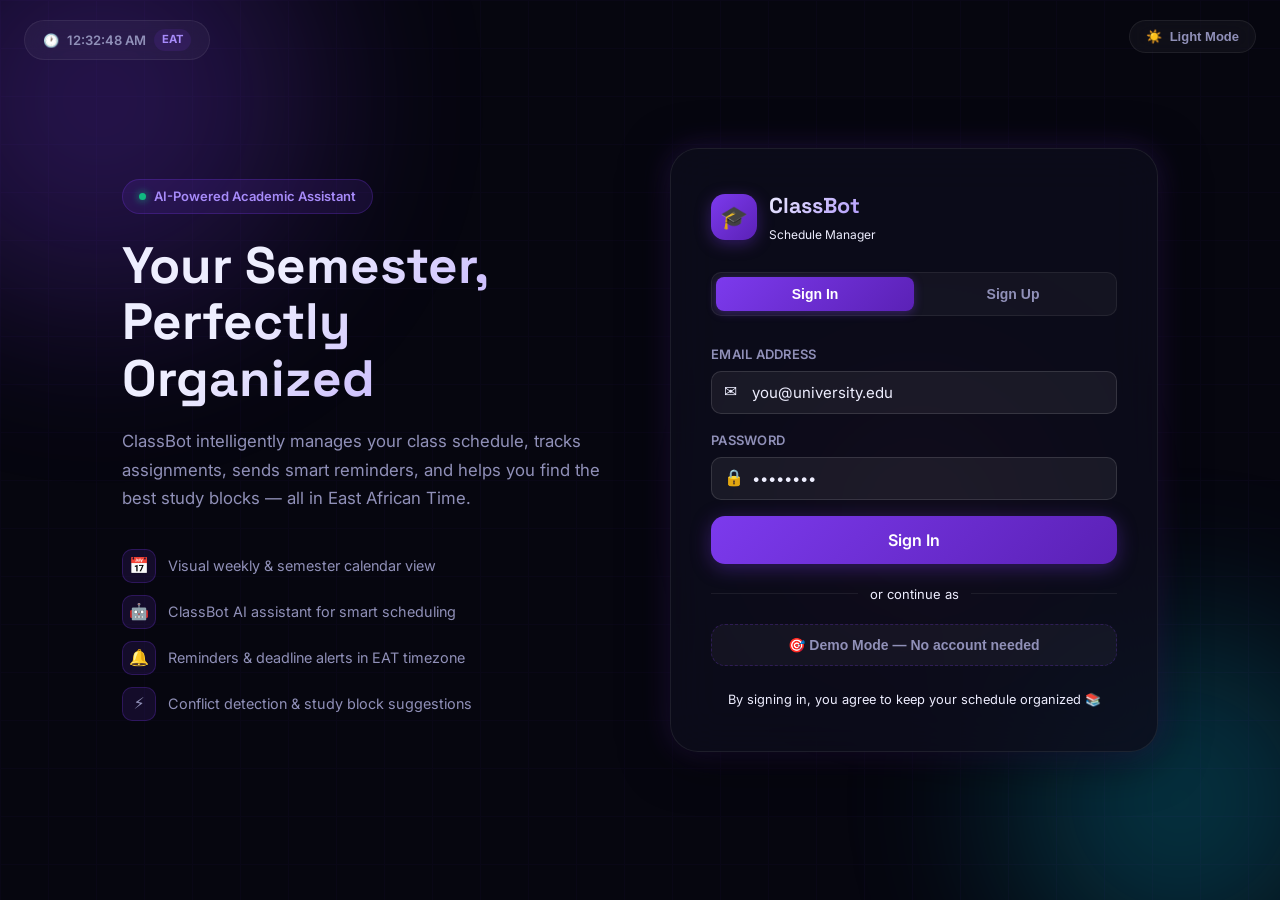
<file: index.html>
<!DOCTYPE html>
<html lang="en" data-theme="dark">
<head>
  <meta charset="UTF-8" />
  <meta name="viewport" content="width=device-width, initial-scale=1.0" />
  <title>ClassBot — Class Schedule Manager</title>
  <meta name="description" content="Intelligent class schedule manager with ClassBot AI assistant. Organize, plan, and optimize your academic semester with ease." />
  <link rel="stylesheet" href="css/styles.css" />
  <style>
    /* ── Landing Page Specific ── */
    .landing-body {
      min-height: 100vh;
      display: flex;
      align-items: center;
      justify-content: center;
      position: relative;
      overflow: hidden;
    }

    /* ── Animated Background ── */
    .bg-orbs {
      position: fixed;
      inset: 0;
      pointer-events: none;
      z-index: 0;
    }

    .orb {
      position: absolute;
      border-radius: 50%;
      filter: blur(80px);
      opacity: 0.35;
      animation: float 8s ease-in-out infinite;
    }

    .orb-1 {
      width: 500px; height: 500px;
      background: radial-gradient(circle, #7c3aed, transparent);
      top: -150px; left: -150px;
      animation-delay: 0s;
    }
    .orb-2 {
      width: 400px; height: 400px;
      background: radial-gradient(circle, #06b6d4, transparent);
      bottom: -100px; right: -100px;
      animation-delay: -3s;
    }
    .orb-3 {
      width: 300px; height: 300px;
      background: radial-gradient(circle, #ec4899, transparent);
      top: 40%; left: 60%;
      animation-delay: -5s;
      opacity: 0.2;
    }

    [data-theme="light"] .orb { opacity: 0.18; }

    /* ── Grid Pattern ── */
    .bg-grid {
      position: fixed;
      inset: 0;
      pointer-events: none;
      z-index: 0;
      opacity: 0.03;
      background-image:
        linear-gradient(var(--accent) 1px, transparent 1px),
        linear-gradient(90deg, var(--accent) 1px, transparent 1px);
      background-size: 48px 48px;
    }
    [data-theme="light"] .bg-grid { opacity: 0.06; }

    /* ── Theme Toggle (top-right) ── */
    .theme-toggle-landing {
      position: fixed;
      top: 20px;
      right: 24px;
      z-index: 100;
      background: var(--bg-card);
      border: 1px solid var(--border-subtle);
      border-radius: var(--radius-full);
      padding: 8px 16px;
      display: flex;
      align-items: center;
      gap: 8px;
      cursor: pointer;
      font-size: 0.8125rem;
      font-weight: 600;
      color: var(--text-secondary);
      backdrop-filter: blur(12px);
      transition: var(--transition);
    }
    .theme-toggle-landing:hover {
      background: var(--bg-card-hover);
      color: var(--accent);
      border-color: var(--border);
    }

    /* ── Main Container ── */
    .landing-container {
      position: relative;
      z-index: 10;
      display: grid;
      grid-template-columns: 1fr 1fr;
      gap: 60px;
      align-items: center;
      max-width: 1100px;
      width: 100%;
      padding: 40px 32px;
    }

    /* ── Hero Section ── */
    .hero {
      animation: slideInLeft 0.7s ease forwards;
    }

    .hero-badge {
      display: inline-flex;
      align-items: center;
      gap: 8px;
      padding: 6px 16px;
      background: var(--accent-subtle);
      border: 1px solid var(--border);
      border-radius: var(--radius-full);
      font-size: 0.8125rem;
      font-weight: 600;
      color: var(--purple-light);
      margin-bottom: 24px;
    }

    .hero-badge .dot {
      width: 7px; height: 7px;
      border-radius: 50%;
      background: var(--green);
      animation: pulse-glow 2s ease-in-out infinite;
      box-shadow: 0 0 8px var(--green);
    }

    .hero-title {
      font-size: clamp(2.2rem, 4vw, 3.2rem);
      font-weight: 800;
      line-height: 1.1;
      margin-bottom: 20px;
      background: linear-gradient(135deg, var(--text-primary) 30%, var(--purple-light));
      -webkit-background-clip: text;
      -webkit-text-fill-color: transparent;
      background-clip: text;
    }

    .hero-sub {
      font-size: 1.05rem;
      color: var(--text-secondary);
      line-height: 1.7;
      margin-bottom: 36px;
    }

    .hero-features {
      display: flex;
      flex-direction: column;
      gap: 12px;
    }

    .feature-item {
      display: flex;
      align-items: center;
      gap: 12px;
      font-size: 0.9rem;
      color: var(--text-secondary);
    }

    .feature-icon {
      width: 34px;
      height: 34px;
      border-radius: var(--radius-sm);
      background: var(--accent-subtle);
      border: 1px solid var(--border);
      display: flex;
      align-items: center;
      justify-content: center;
      font-size: 1rem;
      flex-shrink: 0;
    }

    /* ── Auth Card ── */
    .auth-card {
      background: var(--glass-bg);
      border: 1px solid var(--glass-border);
      border-radius: var(--radius-xl);
      padding: 40px;
      backdrop-filter: blur(24px);
      -webkit-backdrop-filter: blur(24px);
      box-shadow: var(--shadow-lg), var(--shadow-glow);
      animation: slideInRight 0.7s ease forwards;
    }

    .auth-logo {
      display: flex;
      align-items: center;
      gap: 12px;
      margin-bottom: 28px;
    }

    .auth-logo-icon {
      width: 46px;
      height: 46px;
      border-radius: var(--radius-md);
      background: linear-gradient(135deg, var(--accent), var(--purple-dark));
      display: flex;
      align-items: center;
      justify-content: center;
      font-size: 1.4rem;
      box-shadow: 0 4px 16px var(--accent-glow);
    }

    .auth-logo-text {
      font-family: var(--font-heading);
      font-size: 1.35rem;
      font-weight: 800;
      background: linear-gradient(135deg, var(--text-primary), var(--purple-light));
      -webkit-background-clip: text;
      -webkit-text-fill-color: transparent;
      background-clip: text;
    }

    /* ── Tab Switcher ── */
    .auth-tabs {
      display: flex;
      background: var(--bg-card);
      border-radius: var(--radius-sm);
      padding: 4px;
      margin-bottom: 28px;
      border: 1px solid var(--border-subtle);
    }

    .auth-tab {
      flex: 1;
      padding: 9px;
      border-radius: 8px;
      font-size: 0.875rem;
      font-weight: 600;
      cursor: pointer;
      border: none;
      background: transparent;
      color: var(--text-secondary);
      transition: var(--transition);
    }

    .auth-tab.active {
      background: linear-gradient(135deg, var(--accent), var(--purple-dark));
      color: #fff;
      box-shadow: 0 2px 10px var(--accent-glow);
    }

    /* ── Auth Form ── */
    .auth-form { display: flex; flex-direction: column; gap: 16px; }
    .auth-form.hidden { display: none; }

    .form-row { display: grid; grid-template-columns: 1fr 1fr; gap: 12px; }

    .input-wrapper {
      position: relative;
    }
    .input-icon {
      position: absolute;
      left: 13px;
      top: 50%;
      transform: translateY(-50%);
      color: var(--text-muted);
      font-size: 1rem;
      pointer-events: none;
    }
    .input-wrapper .form-input {
      padding-left: 40px;
    }

    .auth-divider {
      display: flex;
      align-items: center;
      gap: 12px;
      color: var(--text-muted);
      font-size: 0.8125rem;
      margin: 4px 0;
    }
    .auth-divider::before,
    .auth-divider::after {
      content: '';
      flex: 1;
      height: 1px;
      background: var(--border-subtle);
    }

    .demo-btn {
      background: var(--bg-card);
      border: 1px dashed var(--border);
      border-radius: var(--radius-md);
      color: var(--text-secondary);
      font-size: 0.875rem;
      font-weight: 600;
      padding: 12px;
      cursor: pointer;
      transition: var(--transition);
      width: 100%;
      display: flex;
      align-items: center;
      justify-content: center;
      gap: 8px;
    }
    .demo-btn:hover {
      background: var(--accent-subtle);
      color: var(--accent);
      border-color: var(--accent);
    }

    .auth-footer {
      text-align: center;
      font-size: 0.8rem;
      color: var(--text-muted);
      margin-top: 8px;
    }

    /* ── Clock Badge ── */
    .eat-clock {
      position: fixed;
      top: 20px;
      left: 24px;
      z-index: 100;
      background: var(--bg-card);
      border: 1px solid var(--border-subtle);
      border-radius: var(--radius-full);
      padding: 8px 18px;
      font-size: 0.8125rem;
      font-weight: 600;
      color: var(--text-secondary);
      backdrop-filter: blur(12px);
      display: flex;
      align-items: center;
      gap: 8px;
    }
    .eat-clock .tz-label {
      background: var(--accent-subtle);
      color: var(--purple-light);
      padding: 2px 8px;
      border-radius: var(--radius-full);
      font-size: 0.7rem;
      font-weight: 700;
    }

    /* ── Responsive ── */
    @media (max-width: 900px) {
      .landing-container {
        grid-template-columns: 1fr;
        max-width: 520px;
      }
      .hero { display: none; }
      .auth-card { animation: fadeIn 0.7s ease forwards; }
    }

    @media (max-width: 520px) {
      .auth-card { padding: 28px 22px; }
      .form-row { grid-template-columns: 1fr; }
    }
  </style>
</head>
<body class="landing-body">

  <!-- Background -->
  <div class="bg-orbs" aria-hidden="true">
    <div class="orb orb-1"></div>
    <div class="orb orb-2"></div>
    <div class="orb orb-3"></div>
  </div>
  <div class="bg-grid" aria-hidden="true"></div>

  <!-- EAT Clock -->
  <div class="eat-clock" id="landing-clock" aria-label="Current time in East Africa">
    <span>🕐</span>
    <span id="landing-time">--:-- --</span>
    <span class="tz-label">EAT</span>
  </div>

  <!-- Theme Toggle -->
  <button class="theme-toggle-landing" id="theme-toggle-btn" aria-label="Toggle dark/light mode">
    <span id="theme-icon">☀️</span>
    <span id="theme-label">Light Mode</span>
  </button>

  <!-- Main Content -->
  <main class="landing-container" role="main">

    <!-- Hero -->
    <section class="hero" aria-labelledby="hero-title">
      <div class="hero-badge">
        <span class="dot" aria-hidden="true"></span>
        AI-Powered Academic Assistant
      </div>

      <h1 class="hero-title" id="hero-title">
        Your Semester,<br/>Perfectly Organized
      </h1>

      <p class="hero-sub">
        ClassBot intelligently manages your class schedule, tracks assignments,
        sends smart reminders, and helps you find the best study blocks — all in East African Time.
      </p>

      <div class="hero-features" role="list">
        <div class="feature-item" role="listitem">
          <div class="feature-icon" aria-hidden="true">📅</div>
          <span>Visual weekly & semester calendar view</span>
        </div>
        <div class="feature-item" role="listitem">
          <div class="feature-icon" aria-hidden="true">🤖</div>
          <span>ClassBot AI assistant for smart scheduling</span>
        </div>
        <div class="feature-item" role="listitem">
          <div class="feature-icon" aria-hidden="true">🔔</div>
          <span>Reminders & deadline alerts in EAT timezone</span>
        </div>
        <div class="feature-item" role="listitem">
          <div class="feature-icon" aria-hidden="true">⚡</div>
          <span>Conflict detection & study block suggestions</span>
        </div>
      </div>
    </section>

    <!-- Auth Card -->
    <section class="auth-card" aria-label="Sign in or create account">
      <div class="auth-logo">
        <div class="auth-logo-icon" aria-hidden="true">🎓</div>
        <div>
          <div class="auth-logo-text">ClassBot</div>
          <div style="font-size:0.75rem;color:var(--text-muted);margin-top:1px;">Schedule Manager</div>
        </div>
      </div>

      <!-- Tab Switcher -->
      <div class="auth-tabs" role="tablist" aria-label="Authentication tabs">
        <button class="auth-tab active" id="tab-login" role="tab" aria-selected="true" onclick="switchTab('login')">Sign In</button>
        <button class="auth-tab" id="tab-signup" role="tab" aria-selected="false" onclick="switchTab('signup')">Sign Up</button>
      </div>

      <!-- Login Form -->
      <form class="auth-form" id="login-form" aria-label="Sign in form" onsubmit="handleLogin(event)">
        <div class="form-group">
          <label class="form-label" for="login-email">Email Address</label>
          <div class="input-wrapper">
            <span class="input-icon" aria-hidden="true">✉️</span>
            <input class="form-input" type="email" id="login-email" name="email"
              placeholder="you@university.edu" autocomplete="email" required />
          </div>
        </div>

        <div class="form-group">
          <label class="form-label" for="login-password">Password</label>
          <div class="input-wrapper">
            <span class="input-icon" aria-hidden="true">🔒</span>
            <input class="form-input" type="password" id="login-password" name="password"
              placeholder="••••••••" autocomplete="current-password" required />
          </div>
        </div>

        <button type="submit" class="btn btn-primary btn-lg w-full" id="login-btn">
          <span id="login-btn-text">Sign In</span>
          <span id="login-spinner" class="spinner" style="display:none;width:16px;height:16px;"></span>
        </button>

        <div class="auth-divider">or continue as</div>

        <button type="button" class="demo-btn" id="demo-btn" onclick="enterDemoMode()">
          🎯 Demo Mode — No account needed
        </button>

        <p class="auth-footer">
          By signing in, you agree to keep your schedule organized 📚
        </p>
      </form>

      <!-- Signup Form -->
      <form class="auth-form hidden" id="signup-form" aria-label="Create account form" onsubmit="handleSignup(event)">
        <div class="form-row">
          <div class="form-group">
            <label class="form-label" for="signup-fname">First Name</label>
            <input class="form-input" type="text" id="signup-fname" name="firstName"
              placeholder="Helen" autocomplete="given-name" required />
          </div>
          <div class="form-group">
            <label class="form-label" for="signup-lname">Last Name</label>
            <input class="form-input" type="text" id="signup-lname" name="lastName"
              placeholder="Tesfaye" autocomplete="family-name" required />
          </div>
        </div>

        <div class="form-group">
          <label class="form-label" for="signup-email">University Email</label>
          <div class="input-wrapper">
            <span class="input-icon" aria-hidden="true">✉️</span>
            <input class="form-input" type="email" id="signup-email" name="email"
              placeholder="you@university.edu" autocomplete="email" required />
          </div>
        </div>

        <div class="form-group">
          <label class="form-label" for="signup-institution">Institution / University</label>
          <input class="form-input" type="text" id="signup-institution" name="institution"
            placeholder="Addis Ababa University" autocomplete="organization" />
        </div>

        <div class="form-group">
          <label class="form-label" for="signup-password">Create Password</label>
          <div class="input-wrapper">
            <span class="input-icon" aria-hidden="true">🔒</span>
            <input class="form-input" type="password" id="signup-password" name="password"
              placeholder="Min. 8 characters" autocomplete="new-password" required minlength="8" />
          </div>
        </div>

        <div class="form-group">
          <label class="form-label" for="signup-semester">Current Semester</label>
          <select class="form-select" id="signup-semester" name="semester">
            <option value="1">Semester 1 — Year 1</option>
            <option value="2">Semester 2 — Year 1</option>
            <option value="3">Semester 1 — Year 2</option>
            <option value="4">Semester 2 — Year 2</option>
            <option value="5">Semester 1 — Year 3</option>
            <option value="6">Semester 2 — Year 3</option>
            <option value="7">Semester 1 — Year 4</option>
            <option value="8">Semester 2 — Year 4</option>
          </select>
        </div>

        <button type="submit" class="btn btn-primary btn-lg w-full" id="signup-btn">
          <span id="signup-btn-text">Create Account</span>
          <span id="signup-spinner" class="spinner" style="display:none;width:16px;height:16px;"></span>
        </button>

        <div class="auth-divider">or</div>

        <button type="button" class="demo-btn" onclick="enterDemoMode()">
          🎯 Demo Mode — Try without account
        </button>
      </form>
    </section>

  </main>

  <!-- Toast Container -->
  <div id="toast-container" role="status" aria-live="polite"></div>

  <script src="js/config.js"></script>
  <script src="js/db.js"></script>
  <script>
    // ── EAT Clock ──
    function updateClock() {
      const now = new Date();
      const timeStr = now.toLocaleTimeString('en-US', {
        timeZone: 'Africa/Nairobi',
        hour: '2-digit',
        minute: '2-digit',
        second: '2-digit',
        hour12: true
      });
      const el = document.getElementById('landing-time');
      if (el) el.textContent = timeStr;
    }
    updateClock();
    setInterval(updateClock, 1000);

    // ── Theme Toggle ──
    const savedTheme = localStorage.getItem('csm_theme') || 'dark';
    document.documentElement.setAttribute('data-theme', savedTheme);
    updateThemeButton(savedTheme);

    function updateThemeButton(theme) {
      const icon  = document.getElementById('theme-icon');
      const label = document.getElementById('theme-label');
      if (!icon || !label) return;
      if (theme === 'dark') {
        icon.textContent  = '☀️';
        label.textContent = 'Light Mode';
      } else {
        icon.textContent  = '🌙';
        label.textContent = 'Dark Mode';
      }
    }

    document.getElementById('theme-toggle-btn').addEventListener('click', () => {
      const current = document.documentElement.getAttribute('data-theme');
      const next = current === 'dark' ? 'light' : 'dark';
      document.documentElement.setAttribute('data-theme', next);
      localStorage.setItem('csm_theme', next);
      updateThemeButton(next);
    });

    // ── Tab Switcher ──
    function switchTab(tab) {
      const loginForm  = document.getElementById('login-form');
      const signupForm = document.getElementById('signup-form');
      const tabLogin   = document.getElementById('tab-login');
      const tabSignup  = document.getElementById('tab-signup');

      if (tab === 'login') {
        loginForm.classList.remove('hidden');
        signupForm.classList.add('hidden');
        tabLogin.classList.add('active');
        tabLogin.setAttribute('aria-selected', 'true');
        tabSignup.classList.remove('active');
        tabSignup.setAttribute('aria-selected', 'false');
      } else {
        signupForm.classList.remove('hidden');
        loginForm.classList.add('hidden');
        tabSignup.classList.add('active');
        tabSignup.setAttribute('aria-selected', 'true');
        tabLogin.classList.remove('active');
        tabLogin.setAttribute('aria-selected', 'false');
      }
    }

    // ── Auth Handlers ──
    async function handleLogin(e) {
      e.preventDefault();
      const btn = document.getElementById('login-btn');
      const txt = document.getElementById('login-btn-text');
      const spn = document.getElementById('login-spinner');
      btn.disabled = true;
      txt.style.display = 'none';
      spn.style.display = 'inline-block';

      const email    = document.getElementById('login-email').value;
      const password = document.getElementById('login-password').value;

      try {
        const result = await CSMDb.signIn(email, password);
        if (result.success) {
          showToast('Welcome back! Redirecting…', 'success');
          setTimeout(() => { window.location.href = 'app.html'; }, 800);
        } else {
          showToast(result.error || 'Login failed. Check your credentials.', 'error');
        }
      } catch (err) {
        showToast('Connection error. Try demo mode.', 'error');
      }

      btn.disabled = false;
      txt.style.display = 'inline';
      spn.style.display = 'none';
    }

    async function handleSignup(e) {
      e.preventDefault();
      const btn = document.getElementById('signup-btn');
      const txt = document.getElementById('signup-btn-text');
      const spn = document.getElementById('signup-spinner');
      btn.disabled = true;
      txt.style.display = 'none';
      spn.style.display = 'inline-block';

      const email       = document.getElementById('signup-email').value;
      const password    = document.getElementById('signup-password').value;
      const firstName   = document.getElementById('signup-fname').value;
      const lastName    = document.getElementById('signup-lname').value;
      const institution = document.getElementById('signup-institution').value;
      const semester    = document.getElementById('signup-semester').value;

      try {
        const result = await CSMDb.signUp(email, password, {
          firstName, lastName, institution, semester
        });
        if (result.success) {
          showToast('Account created! Welcome to ClassBot 🎓', 'success');
          setTimeout(() => { window.location.href = 'app.html'; }, 900);
        } else {
          showToast(result.error || 'Could not create account.', 'error');
        }
      } catch (err) {
        showToast('Connection error. Try demo mode.', 'error');
      }

      btn.disabled = false;
      txt.style.display = 'inline';
      spn.style.display = 'none';
    }

    function enterDemoMode() {
      localStorage.setItem('csm_demo', 'true');
      localStorage.setItem('csm_user', JSON.stringify({
        id: 'demo-user',
        firstName: 'Helen',
        lastName: 'Demo',
        email: 'demo@classbot.app',
        institution: 'Demo University',
        semester: 3,
        demo: true
      }));
      showToast('Welcome to Demo Mode! 🎯', 'info');
      setTimeout(() => { window.location.href = 'app.html'; }, 700);
    }

    // ── Toast ──
    function showToast(message, type = 'info') {
      const container = document.getElementById('toast-container');
      const icons = { success: '✅', error: '❌', info: 'ℹ️', warning: '⚠️' };
      const toast = document.createElement('div');
      toast.className = `toast toast-${type}`;
      toast.innerHTML = `<span class="toast-icon">${icons[type]}</span><span>${message}</span>`;
      container.appendChild(toast);
      setTimeout(() => {
        toast.classList.add('toast-exit');
        setTimeout(() => toast.remove(), 300);
      }, 3500);
    }
  </script>
</body>
</html>
</file>
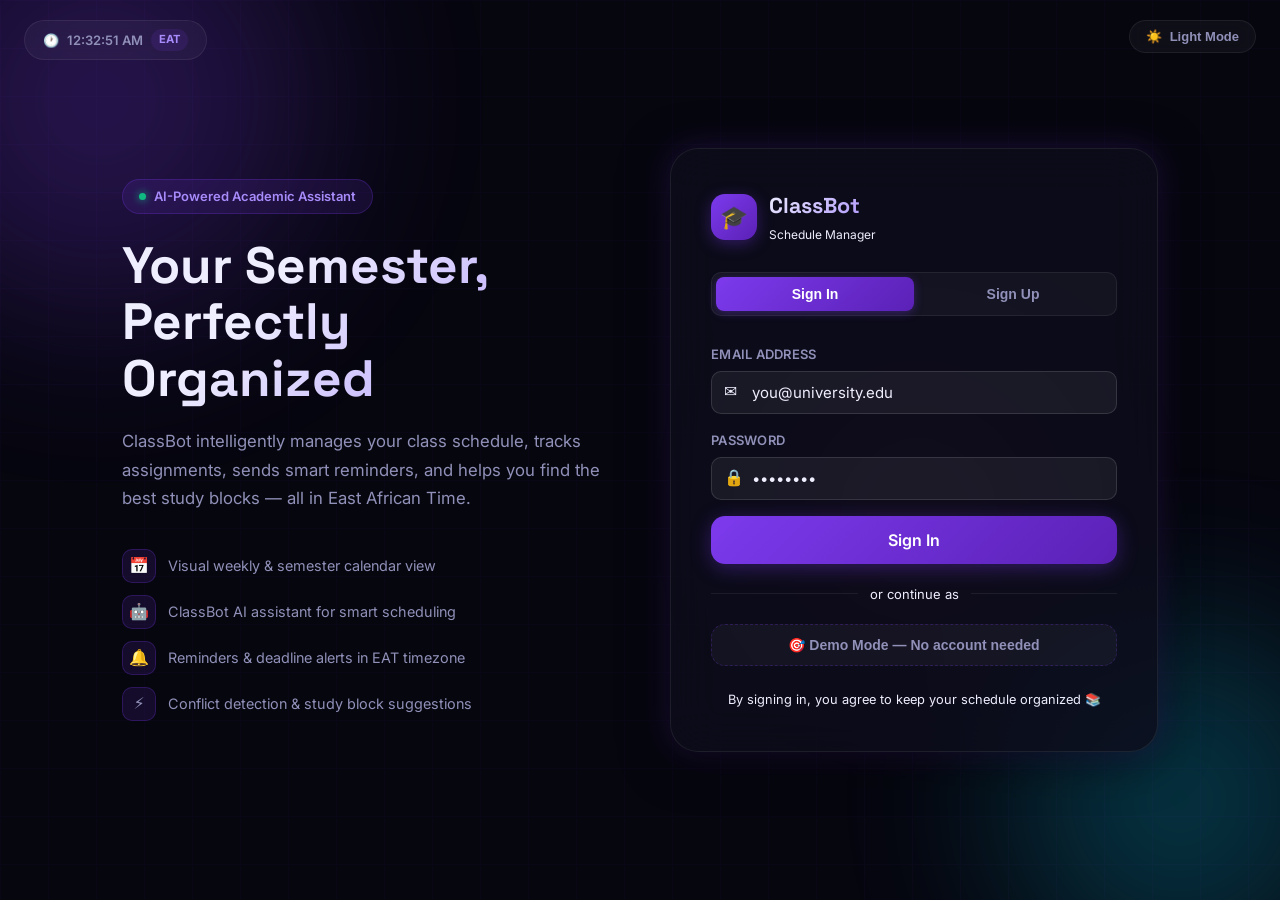
<file: app.html>
<!DOCTYPE html>
<html lang="en" data-theme="dark">
<head>
  <meta charset="UTF-8" />
  <meta name="viewport" content="width=device-width, initial-scale=1.0" />
  <title>Dashboard — ClassBot Schedule Manager</title>
  <meta name="description" content="Manage your class schedule, assignments, and study time with ClassBot AI assistant." />
  <link rel="stylesheet" href="css/styles.css" />
  <style>
    /* =============================================
       DASHBOARD LAYOUT
       ============================================= */

    .app-layout {
      display: grid;
      grid-template-columns: var(--sidebar-width) 1fr;
      grid-template-rows: var(--topbar-height) 1fr;
      min-height: 100vh;
    }

    /* ── Topbar ── */
    .topbar {
      grid-column: 1 / -1;
      display: flex;
      align-items: center;
      gap: 16px;
      padding: 0 24px;
      background: var(--bg-surface);
      border-bottom: 1px solid var(--border-subtle);
      backdrop-filter: blur(20px);
      position: sticky;
      top: 0;
      z-index: 200;
    }

    .topbar-logo {
      display: flex;
      align-items: center;
      gap: 10px;
      text-decoration: none;
      flex-shrink: 0;
    }

    .topbar-logo-icon {
      width: 38px;
      height: 38px;
      border-radius: var(--radius-sm);
      background: linear-gradient(135deg, var(--accent), var(--purple-dark));
      display: flex;
      align-items: center;
      justify-content: center;
      font-size: 1.2rem;
      box-shadow: 0 2px 12px var(--accent-glow);
      flex-shrink: 0;
    }

    .topbar-logo-name {
      font-family: var(--font-heading);
      font-size: 1.1rem;
      font-weight: 800;
      background: linear-gradient(135deg, var(--text-primary), var(--purple-light));
      -webkit-background-clip: text;
      -webkit-text-fill-color: transparent;
      background-clip: text;
    }

    .demo-badge {
      display: none;
      align-items: center;
      gap: 4px;
      background: rgba(245,158,11,0.12);
      border: 1px solid rgba(245,158,11,0.3);
      color: var(--orange);
      border-radius: var(--radius-full);
      padding: 2px 10px;
      font-size: 0.72rem;
      font-weight: 700;
      letter-spacing: 0.05em;
      text-transform: uppercase;
    }

    .topbar-clock {
      display: flex;
      flex-direction: column;
      align-items: flex-end;
      margin-left: auto;
    }

    .topbar-clock-time {
      font-family: var(--font-heading);
      font-size: 0.95rem;
      font-weight: 700;
      color: var(--text-primary);
      line-height: 1.2;
    }

    .topbar-clock-date {
      font-size: 0.72rem;
      color: var(--text-muted);
      letter-spacing: 0.02em;
    }

    .topbar-actions {
      display: flex;
      align-items: center;
      gap: 8px;
    }

    #theme-toggle {
      background: var(--bg-card);
      border: 1px solid var(--border-subtle);
      border-radius: var(--radius-sm);
      cursor: pointer;
      width: 36px;
      height: 36px;
      display: flex;
      align-items: center;
      justify-content: center;
      font-size: 1rem;
      transition: var(--transition);
    }
    #theme-toggle:hover {
      background: var(--bg-card-hover);
      border-color: var(--border);
    }

    #chat-toggle {
      background: linear-gradient(135deg, var(--accent), var(--purple-dark));
      border: none;
      border-radius: var(--radius-sm);
      cursor: pointer;
      width: 36px;
      height: 36px;
      display: flex;
      align-items: center;
      justify-content: center;
      font-size: 1rem;
      box-shadow: 0 2px 10px var(--accent-glow);
      transition: var(--transition-bounce);
    }
    #chat-toggle:hover { transform: scale(1.08); }

    .user-chip {
      display: flex;
      align-items: center;
      gap: 10px;
      padding: 5px 14px 5px 5px;
      background: var(--bg-card);
      border: 1px solid var(--border-subtle);
      border-radius: var(--radius-full);
      cursor: pointer;
      transition: var(--transition);
      position: relative;
    }
    .user-chip:hover { background: var(--bg-card-hover); border-color: var(--border); }

    .user-avatar {
      width: 30px;
      height: 30px;
      border-radius: 50%;
      background: linear-gradient(135deg, var(--accent), var(--cyan));
      display: flex;
      align-items: center;
      justify-content: center;
      font-size: 0.875rem;
      font-weight: 700;
      color: #fff;
      flex-shrink: 0;
    }

    .user-name {
      font-size: 0.875rem;
      font-weight: 600;
      color: var(--text-primary);
    }

    .user-dropdown {
      position: absolute;
      top: calc(100% + 8px);
      right: 0;
      min-width: 180px;
      background: var(--bg-elevated);
      border: 1px solid var(--border);
      border-radius: var(--radius-md);
      box-shadow: var(--shadow-lg);
      padding: 8px;
      z-index: 300;
      display: none;
    }
    .user-chip:hover .user-dropdown { display: block; }
    .user-dropdown-item {
      display: flex;
      align-items: center;
      gap: 8px;
      padding: 9px 12px;
      border-radius: var(--radius-sm);
      cursor: pointer;
      font-size: 0.875rem;
      color: var(--text-secondary);
      transition: var(--transition);
    }
    .user-dropdown-item:hover {
      background: var(--bg-card);
      color: var(--text-primary);
    }
    #signout-btn { color: var(--red) !important; }
    #signout-btn:hover { background: rgba(239,68,68,0.1) !important; }

    /* ── Sidebar ── */
    .sidebar {
      background: var(--bg-surface);
      border-right: 1px solid var(--border-subtle);
      padding: 20px 12px;
      display: flex;
      flex-direction: column;
      gap: 4px;
      overflow-y: auto;
    }

    .sidebar-section-label {
      font-size: 0.68rem;
      font-weight: 700;
      letter-spacing: 0.1em;
      text-transform: uppercase;
      color: var(--text-muted);
      padding: 8px 12px 4px;
      margin-top: 12px;
    }
    .sidebar-section-label:first-child { margin-top: 0; }

    .nav-item {
      display: flex;
      align-items: center;
      gap: 10px;
      padding: 10px 14px;
      border-radius: var(--radius-sm);
      cursor: pointer;
      font-size: 0.875rem;
      font-weight: 500;
      color: var(--text-secondary);
      transition: var(--transition);
      border: 1px solid transparent;
      position: relative;
    }

    .nav-item:hover {
      background: var(--bg-card);
      color: var(--text-primary);
    }

    .nav-item.active {
      background: var(--accent-subtle);
      color: var(--accent);
      border-color: var(--border);
      font-weight: 600;
    }

    .nav-item .nav-icon { font-size: 1.1rem; width: 20px; text-align: center; }

    .nav-badge {
      margin-left: auto;
      background: var(--accent);
      color: #fff;
      border-radius: var(--radius-full);
      font-size: 0.7rem;
      font-weight: 700;
      min-width: 18px;
      height: 18px;
      display: flex;
      align-items: center;
      justify-content: center;
      padding: 0 5px;
    }

    .sidebar-bottom {
      margin-top: auto;
      padding-top: 16px;
      border-top: 1px solid var(--border-subtle);
    }

    /* ── Main Area ── */
    .main-area {
      display: grid;
      grid-template-columns: 1fr var(--chatbot-width);
      overflow: hidden;
      height: calc(100vh - var(--topbar-height));
    }

    .content-area {
      overflow-y: auto;
      padding: 28px;
      display: flex;
      flex-direction: column;
      gap: 24px;
    }

    /* ── Section Panels ── */
    .section-panel { display: none; flex-direction: column; gap: 24px; }
    .section-panel.active { display: flex; animation: fadeIn 0.3s ease; }

    .section-header {
      display: flex;
      align-items: center;
      justify-content: space-between;
      gap: 16px;
    }

    .section-title {
      font-family: var(--font-heading);
      font-size: 1.4rem;
      font-weight: 800;
    }

    /* ── Stats Row ── */
    .stats-row {
      display: grid;
      grid-template-columns: repeat(auto-fit, minmax(140px, 1fr));
      gap: 14px;
    }

    .stat-card {
      background: var(--bg-card);
      border: 1px solid var(--border-subtle);
      border-radius: var(--radius-lg);
      padding: 18px 20px;
      display: flex;
      flex-direction: column;
      gap: 6px;
      transition: var(--transition);
      backdrop-filter: blur(12px);
    }
    .stat-card:hover {
      background: var(--bg-card-hover);
      border-color: var(--border);
      transform: translateY(-2px);
      box-shadow: var(--shadow-md);
    }

    .stat-icon { font-size: 1.4rem; }
    .stat-value {
      font-family: var(--font-heading);
      font-size: 2rem;
      font-weight: 800;
      color: var(--text-primary);
      line-height: 1;
    }
    .stat-label {
      font-size: 0.78rem;
      color: var(--text-muted);
      font-weight: 500;
    }

    /* ── Dashboard Grid ── */
    .dashboard-grid {
      display: grid;
      grid-template-columns: 1fr 1fr;
      grid-template-rows: auto auto;
      gap: 20px;
    }

    .dash-card {
      background: var(--bg-card);
      border: 1px solid var(--border-subtle);
      border-radius: var(--radius-lg);
      overflow: hidden;
      backdrop-filter: blur(12px);
    }

    .dash-card-header {
      display: flex;
      align-items: center;
      justify-content: space-between;
      padding: 18px 20px 14px;
      border-bottom: 1px solid var(--border-subtle);
    }

    .dash-card-title {
      font-family: var(--font-heading);
      font-size: 0.95rem;
      font-weight: 700;
      display: flex;
      align-items: center;
      gap: 8px;
    }

    .dash-card-body { padding: 16px 20px; }

    /* Next class card */
    .next-class-card { grid-column: 1 / -1; }
    .next-class-inner { display: flex; align-items: center; gap: 20px; padding: 20px; }
    .next-class-badge {
      font-size: 0.72rem;
      font-weight: 700;
      letter-spacing: 0.08em;
      text-transform: uppercase;
      margin-bottom: 6px;
    }
    .next-class-badge.in-class { animation: pulse-glow 2s ease-in-out infinite; }
    .next-class-name { font-family: var(--font-heading); font-size: 1.2rem; font-weight: 700; margin-bottom: 4px; }
    .next-class-meta { font-size: 0.85rem; color: var(--text-secondary); }

    /* ── Class Cards (compact) ── */
    .class-card-compact {
      display: flex;
      align-items: center;
      gap: 12px;
      padding: 12px 14px;
      border-radius: var(--radius-sm);
      border-left: 3px solid;
      background: var(--bg-input);
      margin-bottom: 8px;
      transition: var(--transition);
      cursor: pointer;
    }
    .class-card-compact:last-child { margin-bottom: 0; }
    .class-card-compact:hover { background: var(--bg-card-hover); }

    .ccc-info { flex: 1; min-width: 0; }
    .ccc-name { display: block; font-size: 0.875rem; font-weight: 600; color: var(--text-primary); truncate; white-space: nowrap; overflow: hidden; text-overflow: ellipsis; }
    .ccc-time { display: block; font-size: 0.78rem; color: var(--text-muted); }
    .ccc-loc  { font-size: 0.75rem; color: var(--text-muted); flex-shrink: 0; }

    /* ── Full Class Cards ── */
    .class-card {
      background: var(--bg-card);
      border: 1px solid var(--border-subtle);
      border-radius: var(--radius-lg);
      overflow: hidden;
      transition: var(--transition);
      margin-bottom: 14px;
      animation: fadeIn 0.3s ease;
    }
    .class-card:last-child { margin-bottom: 0; }
    .class-card:hover { border-color: var(--card-color, var(--border)); box-shadow: var(--shadow-md); }

    .class-card-color-bar { height: 4px; width: 100%; }
    .class-card-top {
      display: flex;
      justify-content: space-between;
      align-items: flex-start;
      padding: 16px 18px 10px;
    }
    .class-card-actions { display: flex; gap: 6px; opacity: 0; transition: var(--transition); }
    .class-card:hover .class-card-actions { opacity: 1; }
    .class-name { font-size: 1rem; font-weight: 700; margin-top: 4px; }
    .class-code { font-size: 0.72rem; }

    .class-card-body { padding: 4px 18px 16px; }
    .class-meta { display: flex; flex-wrap: wrap; gap: 12px; margin-top: 8px; }
    .meta-item { font-size: 0.82rem; color: var(--text-secondary); display: flex; align-items: center; gap: 4px; }
    .tz-tiny { font-size: 0.65rem; color: var(--text-muted); font-weight: 600; text-transform: uppercase; margin-left: 2px; }
    .class-notes { font-size: 0.8rem; color: var(--text-muted); margin-top: 10px; font-style: italic; }

    /* ── Assignment Cards ── */
    .assignment-card {
      display: flex;
      align-items: flex-start;
      gap: 14px;
      padding: 14px 16px;
      background: var(--bg-card);
      border: 1px solid var(--border-subtle);
      border-radius: var(--radius-md);
      margin-bottom: 10px;
      transition: var(--transition);
      animation: fadeIn 0.3s ease;
    }
    .assignment-card:last-child { margin-bottom: 0; }
    .assignment-card:hover { border-color: var(--border); background: var(--bg-card-hover); }
    .assignment-card.completed { opacity: 0.55; }
    .assignment-card.completed .asgn-title { text-decoration: line-through; }

    .asgn-check-wrap { padding-top: 2px; }
    .asgn-check { display: none; }
    .asgn-check-label {
      width: 20px; height: 20px;
      border: 2px solid var(--border-input);
      border-radius: 6px;
      cursor: pointer;
      display: block;
      transition: var(--transition);
      position: relative;
      flex-shrink: 0;
    }
    .asgn-check:checked + .asgn-check-label {
      background: var(--accent);
      border-color: var(--accent);
    }
    .asgn-check:checked + .asgn-check-label::after {
      content: '✓';
      position: absolute;
      inset: 0;
      display: flex;
      align-items: center;
      justify-content: center;
      color: #fff;
      font-size: 0.8rem;
      font-weight: 700;
    }

    .asgn-content { flex: 1; min-width: 0; }
    .asgn-top { display: flex; align-items: center; gap: 10px; flex-wrap: wrap; margin-bottom: 6px; }
    .asgn-title { font-size: 0.9rem; font-weight: 600; color: var(--text-primary); }
    .asgn-meta { display: flex; align-items: center; gap: 10px; flex-wrap: wrap; }
    .asgn-notes { font-size: 0.78rem; color: var(--text-muted); margin-top: 6px; font-style: italic; }
    .asgn-group-label { font-size: 0.78rem; font-weight: 700; color: var(--text-muted); text-transform: uppercase; letter-spacing: 0.08em; margin-bottom: 10px; }

    /* ── Weekly Schedule Grid ── */
    .schedule-wrapper { overflow-x: auto; }
    #schedule-grid {
      display: grid;
      grid-template-columns: repeat(6, minmax(160px, 1fr));
      gap: 12px;
      min-width: 900px;
    }

    .schedule-day {
      background: var(--bg-card);
      border: 1px solid var(--border-subtle);
      border-radius: var(--radius-lg);
      overflow: hidden;
      transition: var(--transition);
    }
    .schedule-day.today {
      border-color: var(--accent);
      box-shadow: 0 0 0 1px var(--accent-glow), var(--shadow-md);
    }

    .schedule-day-header {
      display: flex;
      align-items: center;
      gap: 6px;
      padding: 12px 14px 10px;
      border-bottom: 1px solid var(--border-subtle);
    }

    .day-name { font-weight: 700; font-size: 0.875rem; flex: 1; }
    .today-pill {
      background: var(--accent);
      color: #fff;
      font-size: 0.65rem;
      font-weight: 700;
      padding: 2px 7px;
      border-radius: var(--radius-full);
      text-transform: uppercase;
      letter-spacing: 0.05em;
    }
    .day-count {
      background: var(--bg-input);
      color: var(--text-muted);
      font-size: 0.7rem;
      font-weight: 700;
      width: 20px; height: 20px;
      border-radius: 50%;
      display: flex;
      align-items: center;
      justify-content: center;
    }

    .schedule-day-body { padding: 10px; display: flex; flex-direction: column; gap: 8px; min-height: 80px; }
    .day-empty { font-size: 0.78rem; color: var(--text-muted); text-align: center; padding: 12px 0; }

    .schedule-class-pill {
      padding: 8px 10px;
      border-radius: var(--radius-sm);
      cursor: pointer;
      transition: var(--transition);
    }
    .schedule-class-pill:hover { filter: brightness(1.15); }
    .pill-name { font-size: 0.8rem; font-weight: 600; color: var(--text-primary); margin-bottom: 2px; white-space: nowrap; overflow: hidden; text-overflow: ellipsis; }
    .pill-time { font-size: 0.72rem; color: var(--text-secondary); }
    .pill-loc  { font-size: 0.7rem; color: var(--text-muted); white-space: nowrap; overflow: hidden; text-overflow: ellipsis; }

    /* ── Study Blocks ── */
    .study-block-item {
      display: flex;
      align-items: center;
      gap: 12px;
      padding: 10px 0;
      border-bottom: 1px solid var(--border-subtle);
    }
    .study-block-item:last-child { border-bottom: none; }
    .study-block-icon { font-size: 1.2rem; }
    .study-block-time { font-size: 0.875rem; font-weight: 600; color: var(--text-primary); }
    .study-block-dur  { font-size: 0.78rem; color: var(--text-muted); }

    /* ── Reminders ── */
    .reminder-card {
      display: flex;
      align-items: center;
      gap: 14px;
      padding: 14px 16px;
      background: var(--bg-card);
      border: 1px solid var(--border-subtle);
      border-radius: var(--radius-md);
      margin-bottom: 10px;
      transition: var(--transition);
    }
    .reminder-card:hover { background: var(--bg-card-hover); border-color: var(--border); }
    .reminder-icon { font-size: 1.4rem; }
    .reminder-content { flex: 1; }
    .reminder-title { font-size: 0.9rem; font-weight: 600; color: var(--text-primary); }
    .reminder-time { font-size: 0.78rem; color: var(--text-muted); margin-top: 2px; }

    /* ── Settings Page ── */
    .settings-section {
      background: var(--bg-card);
      border: 1px solid var(--border-subtle);
      border-radius: var(--radius-lg);
      padding: 24px;
    }
    .settings-section-title {
      font-family: var(--font-heading);
      font-size: 1rem;
      font-weight: 700;
      margin-bottom: 20px;
      display: flex;
      align-items: center;
      gap: 8px;
    }
    .settings-form { display: flex; flex-direction: column; gap: 16px; }
    .settings-hint { font-size: 0.78rem; color: var(--text-muted); margin-top: 4px; line-height: 1.5; }

    /* ── CLASSBOT CHAT PANEL ── */
    #chat-panel {
      background: var(--bg-surface);
      border-left: 1px solid var(--border-subtle);
      display: flex;
      flex-direction: column;
      height: 100%;
      transition: var(--transition-slow);
      overflow: hidden;
    }

    #chat-panel.closed {
      width: 0;
      opacity: 0;
      pointer-events: none;
    }

    .chat-header {
      display: flex;
      align-items: center;
      justify-content: space-between;
      padding: 16px 18px;
      border-bottom: 1px solid var(--border-subtle);
      flex-shrink: 0;
    }

    .chat-header-left { display: flex; align-items: center; gap: 10px; }

    .chat-bot-avatar {
      width: 36px; height: 36px;
      border-radius: var(--radius-sm);
      background: linear-gradient(135deg, var(--accent), var(--purple-dark));
      display: flex; align-items: center; justify-content: center;
      font-size: 1.1rem;
      box-shadow: 0 2px 10px var(--accent-glow);
      flex-shrink: 0;
      animation: pulse-glow 3s ease-in-out infinite;
    }

    .chat-bot-name { font-family: var(--font-heading); font-size: 0.95rem; font-weight: 700; }
    .chat-bot-status {
      font-size: 0.72rem;
      color: var(--green);
      display: flex;
      align-items: center;
      gap: 4px;
    }
    .chat-bot-status::before {
      content: '';
      width: 6px; height: 6px;
      border-radius: 50%;
      background: var(--green);
      box-shadow: 0 0 6px var(--green);
    }

    #chat-messages {
      flex: 1;
      overflow-y: auto;
      padding: 16px;
      display: flex;
      flex-direction: column;
      gap: 12px;
    }

    /* Chat bubbles */
    .chat-bubble {
      display: flex;
      flex-direction: column;
      max-width: 88%;
      animation: fadeIn 0.3s ease;
    }

    .chat-bubble.user {
      align-self: flex-end;
      align-items: flex-end;
    }

    .chat-bubble.bot {
      align-self: flex-start;
      align-items: flex-start;
    }

    .bubble-content {
      padding: 10px 14px;
      border-radius: var(--radius-md);
      font-size: 0.875rem;
      line-height: 1.6;
    }

    .chat-bubble.user .bubble-content {
      background: linear-gradient(135deg, var(--accent), var(--purple-dark));
      color: #fff;
      border-bottom-right-radius: 4px;
    }

    .chat-bubble.bot .bubble-content {
      background: var(--bg-card);
      border: 1px solid var(--border-subtle);
      color: var(--text-primary);
      border-bottom-left-radius: 4px;
    }

    .bubble-content p { margin: 0 0 8px; }
    .bubble-content p:last-child { margin-bottom: 0; }
    .bubble-content strong { color: inherit; font-weight: 700; }
    .bubble-content em { opacity: 0.85; }
    .bubble-content code {
      background: rgba(0,0,0,0.15);
      border-radius: 4px;
      padding: 1px 5px;
      font-size: 0.85em;
      font-family: monospace;
    }

    .bubble-time {
      font-size: 0.68rem;
      color: var(--text-muted);
      margin-top: 4px;
      padding: 0 2px;
    }

    /* Typing dots */
    .typing-dots {
      display: flex;
      gap: 4px;
      padding: 4px 0;
    }
    .typing-dots span {
      width: 7px; height: 7px;
      border-radius: 50%;
      background: var(--text-muted);
      animation: typing 1.2s infinite;
    }
    .typing-dots span:nth-child(2) { animation-delay: 0.2s; }
    .typing-dots span:nth-child(3) { animation-delay: 0.4s; }

    @keyframes typing {
      0%, 80%, 100% { opacity: 0.3; transform: scale(0.85); }
      40%            { opacity: 1;   transform: scale(1.1); }
    }

    /* Chat input */
    .chat-input-area {
      padding: 14px 16px;
      border-top: 1px solid var(--border-subtle);
      flex-shrink: 0;
    }

    .chat-quick-actions {
      display: flex;
      gap: 6px;
      margin-bottom: 10px;
      flex-wrap: wrap;
    }

    .quick-btn {
      background: var(--bg-card);
      border: 1px solid var(--border-subtle);
      border-radius: var(--radius-full);
      color: var(--text-secondary);
      font-size: 0.72rem;
      font-weight: 600;
      padding: 4px 10px;
      cursor: pointer;
      transition: var(--transition);
      white-space: nowrap;
    }
    .quick-btn:hover {
      background: var(--accent-subtle);
      color: var(--accent);
      border-color: var(--border);
    }

    .chat-input-row {
      display: flex;
      gap: 8px;
      align-items: flex-end;
    }

    #chat-input {
      flex: 1;
      background: var(--bg-input);
      border: 1px solid var(--border-input);
      border-radius: var(--radius-md);
      color: var(--text-primary);
      font-family: var(--font-body);
      font-size: 0.875rem;
      padding: 10px 14px;
      outline: none;
      resize: none;
      max-height: 100px;
      transition: var(--transition);
    }
    #chat-input:focus { border-color: var(--accent); box-shadow: 0 0 0 3px var(--accent-subtle); }
    #chat-input::placeholder { color: var(--text-muted); }

    #chat-send {
      background: linear-gradient(135deg, var(--accent), var(--purple-dark));
      border: none;
      border-radius: var(--radius-sm);
      color: #fff;
      cursor: pointer;
      width: 38px; height: 38px;
      display: flex; align-items: center; justify-content: center;
      font-size: 1rem;
      flex-shrink: 0;
      box-shadow: 0 2px 10px var(--accent-glow);
      transition: var(--transition-bounce);
    }
    #chat-send:hover { transform: scale(1.08); }

    .chat-footer {
      display: flex;
      justify-content: space-between;
      align-items: center;
      margin-top: 8px;
    }
    .chat-footer-hint { font-size: 0.68rem; color: var(--text-muted); }

    #chat-clear {
      background: transparent;
      border: none;
      cursor: pointer;
      font-size: 0.72rem;
      color: var(--text-muted);
      transition: var(--transition);
    }
    #chat-clear:hover { color: var(--red); }

    /* ── Color Picker ── */
    .color-picker-row {
      display: flex;
      gap: 8px;
      flex-wrap: wrap;
      margin-top: 4px;
    }
    .color-swatch {
      width: 28px; height: 28px;
      border-radius: 50%;
      cursor: pointer;
      border: 3px solid transparent;
      transition: var(--transition-bounce);
    }
    .color-swatch:hover { transform: scale(1.15); }
    .color-swatch.selected {
      border-color: var(--text-primary);
      transform: scale(1.2);
    }

    /* ── Day Checkboxes ── */
    .day-checkboxes {
      display: flex;
      flex-wrap: wrap;
      gap: 8px;
      margin-top: 4px;
    }
    .day-check-label {
      display: flex;
      align-items: center;
      gap: 5px;
      padding: 6px 12px;
      border-radius: var(--radius-full);
      border: 1px solid var(--border-input);
      cursor: pointer;
      font-size: 0.8rem;
      font-weight: 600;
      color: var(--text-secondary);
      transition: var(--transition);
      background: var(--bg-input);
    }
    .day-check-label input { display: none; }
    .day-check-label:has(input:checked) {
      background: var(--accent-subtle);
      border-color: var(--accent);
      color: var(--accent);
    }
    .day-check-label:hover { border-color: var(--accent); }

    /* ── Responsive ── */
    @media (max-width: 1200px) {
      :root { --chatbot-width: 300px; }
    }

    @media (max-width: 1024px) {
      .dashboard-grid { grid-template-columns: 1fr; }
    }

    @media (max-width: 900px) {
      :root { --chatbot-width: 0px; }
      .sidebar { display: none; }
      .app-layout { grid-template-columns: 1fr; }
      #chat-panel { position: fixed; right: 0; top: var(--topbar-height); bottom: 0; width: 320px !important; z-index: 150; }
      #chat-panel.closed { width: 0 !important; }
    }

    @media (max-width: 600px) {
      .content-area { padding: 16px; }
      .stats-row { grid-template-columns: repeat(2, 1fr); }
      #schedule-grid { grid-template-columns: repeat(3, minmax(150px, 1fr)); }
    }
  </style>
</head>
<body>

<div class="app-layout">

  <!-- ═══ TOPBAR ═══ -->
  <header class="topbar" role="banner">
    <a href="app.html" class="topbar-logo" aria-label="ClassBot Home">
      <div class="topbar-logo-icon" aria-hidden="true">🎓</div>
      <span class="topbar-logo-name">ClassBot</span>
    </a>

    <span class="demo-badge" aria-label="Demo mode active">🎯 Demo</span>

    <!-- Nav shortcut buttons (mobile) -->
    <div style="display:flex;gap:6px;margin-left:16px;" class="topbar-nav-shortcuts">
      <button class="btn btn-ghost btn-sm" onclick="window.openClassModal()" id="topbar-add-class">+ Class</button>
      <button class="btn btn-ghost btn-sm" id="open-assignment-modal">+ Task</button>
    </div>

    <div class="topbar-clock" aria-live="polite" aria-label="Current time in East Africa">
      <span class="topbar-clock-time" id="topbar-time">--:-- --</span>
      <span class="topbar-clock-date" id="topbar-date">--- EAT</span>
    </div>

    <div class="topbar-actions">
      <button id="theme-toggle" aria-label="Toggle theme" title="Toggle dark/light mode">☀️</button>
      <button id="chat-toggle" aria-label="Toggle ClassBot chat" title="Open ClassBot">💬</button>

      <div class="user-chip" role="button" tabindex="0" aria-haspopup="true" aria-label="User menu">
        <div class="user-avatar" id="user-avatar">U</div>
        <span class="user-name" id="user-name">Student</span>
        <div class="user-dropdown" role="menu">
          <div class="user-dropdown-item" onclick="switchSection('settings')" role="menuitem">⚙️ Settings</div>
          <div class="user-dropdown-item" id="signout-btn" role="menuitem">🚪 Sign Out</div>
        </div>
      </div>
    </div>
  </header>

  <!-- ═══ SIDEBAR ═══ -->
  <nav class="sidebar" role="navigation" aria-label="Main navigation">
    <div class="sidebar-section-label">Main</div>

    <div class="nav-item active" data-section="dashboard" role="button" tabindex="0" aria-label="Dashboard">
      <span class="nav-icon">🏠</span> Dashboard
    </div>
    <div class="nav-item" data-section="schedule" role="button" tabindex="0" aria-label="Weekly Schedule">
      <span class="nav-icon">📅</span> Weekly Schedule
    </div>

    <div class="sidebar-section-label">Classes</div>

    <div class="nav-item" data-section="classes" role="button" tabindex="0" aria-label="All Classes"
      onclick="switchSection('classes');renderClassesPage()">
      <span class="nav-icon">📚</span> All Classes
      <span class="nav-badge" id="stat-total">0</span>
    </div>
    <div class="nav-item" data-section="assignments" role="button" tabindex="0" aria-label="Assignments">
      <span class="nav-icon">📝</span> Assignments
      <span class="nav-badge" id="stat-pending">0</span>
    </div>
    <div class="nav-item" data-section="reminders" role="button" tabindex="0" aria-label="Reminders">
      <span class="nav-icon">🔔</span> Reminders
    </div>

    <div class="sidebar-section-label">Account</div>

    <div class="nav-item" data-section="settings" role="button" tabindex="0" aria-label="Settings">
      <span class="nav-icon">⚙️</span> Settings
    </div>

    <div class="sidebar-bottom">
      <div class="nav-item" onclick="window.openClassModal()" style="color:var(--accent);border-color:var(--border);" role="button" tabindex="0" id="sidebar-add-class">
        <span class="nav-icon">➕</span> Add Class
      </div>
    </div>
  </nav>

  <!-- ═══ MAIN + CHATBOT ═══ -->
  <div class="main-area">

    <!-- Content -->
    <main class="content-area" role="main" id="main-content">

      <!-- ── STATS ROW ── -->
      <div class="stats-row" role="list" aria-label="Schedule statistics">
        <div class="stat-card" role="listitem">
          <span class="stat-icon">📅</span>
          <span class="stat-value" id="stat-today">0</span>
          <span class="stat-label">Classes Today</span>
        </div>
        <div class="stat-card" role="listitem">
          <span class="stat-icon">📚</span>
          <span class="stat-value">-</span>
          <span class="stat-label">Total Classes</span>
        </div>
        <div class="stat-card" role="listitem">
          <span class="stat-icon">📝</span>
          <span class="stat-value">-</span>
          <span class="stat-label">Pending Tasks</span>
        </div>
        <div class="stat-card" role="listitem">
          <span class="stat-icon">⚠️</span>
          <span class="stat-value" id="stat-overdue">0</span>
          <span class="stat-label">Overdue</span>
        </div>
        <div class="stat-card" role="listitem">
          <span class="stat-icon">⏰</span>
          <span class="stat-value" id="stat-upcoming">0</span>
          <span class="stat-label">Due This Week</span>
        </div>
      </div>

      <!-- ════ DASHBOARD SECTION ════ -->
      <section class="section-panel active" id="section-dashboard" aria-labelledby="dash-title">

        <!-- Next Class Banner -->
        <div class="dash-card next-class-card">
          <div class="next-class-inner" id="next-class-info">
            <div class="empty-state"><div class="empty-state-icon">📅</div><h3>Loading...</h3></div>
          </div>
        </div>

        <div class="dashboard-grid">

          <!-- Today's Classes -->
          <div class="dash-card">
            <div class="dash-card-header">
              <div class="dash-card-title">📅 Today's Classes</div>
              <button class="btn btn-ghost btn-sm" onclick="switchSection('schedule')">View All</button>
            </div>
            <div class="dash-card-body" id="today-classes-list">
              <div class="skeleton" style="height:60px;margin-bottom:8px"></div>
              <div class="skeleton" style="height:60px"></div>
            </div>
          </div>

          <!-- Study Blocks -->
          <div class="dash-card">
            <div class="dash-card-header">
              <div class="dash-card-title">💡 Study Blocks Today</div>
              <span class="badge badge-cyan">EAT</span>
            </div>
            <div class="dash-card-body" id="study-blocks">
              <div class="skeleton" style="height:50px"></div>
            </div>
          </div>

          <!-- Upcoming Deadlines -->
          <div class="dash-card" style="grid-column: 1 / -1;">
            <div class="dash-card-header">
              <div class="dash-card-title">⏰ Upcoming Deadlines</div>
              <button class="btn btn-ghost btn-sm" id="open-assignment-modal">+ Add Task</button>
            </div>
            <div class="dash-card-body" id="upcoming-deadlines">
              <div class="skeleton" style="height:60px;margin-bottom:8px"></div>
            </div>
          </div>

        </div>
      </section>

      <!-- ════ SCHEDULE SECTION ════ -->
      <section class="section-panel" id="section-schedule" aria-labelledby="schedule-title">
        <div class="section-header">
          <h1 class="section-title" id="schedule-title">📅 Weekly Schedule</h1>
          <button class="btn btn-primary btn-sm" onclick="window.openClassModal()" id="add-class-btn">+ Add Class</button>
        </div>
        <div class="schedule-wrapper">
          <div id="schedule-grid">
            <div class="empty-state" style="grid-column:1/-1">
              <div class="empty-state-icon">📅</div>
              <h3>Loading schedule…</h3>
            </div>
          </div>
        </div>
      </section>

      <!-- ════ CLASSES SECTION ════ -->
      <section class="section-panel" id="section-classes" aria-labelledby="classes-title">
        <div class="section-header">
          <h1 class="section-title" id="classes-title">📚 All Classes</h1>
          <button class="btn btn-primary btn-sm" onclick="window.openClassModal()">+ Add Class</button>
        </div>
        <div id="classes-list">
          <div class="skeleton" style="height:120px;margin-bottom:12px"></div>
          <div class="skeleton" style="height:120px"></div>
        </div>
      </section>

      <!-- ════ ASSIGNMENTS SECTION ════ -->
      <section class="section-panel" id="section-assignments" aria-labelledby="asgn-title">
        <div class="section-header">
          <h1 class="section-title" id="asgn-title">📝 Assignments</h1>
          <button class="btn btn-primary btn-sm" id="open-assignment-modal">+ Add Assignment</button>
        </div>
        <div id="assignments-list">
          <div class="skeleton" style="height:80px;margin-bottom:10px"></div>
          <div class="skeleton" style="height:80px"></div>
        </div>
      </section>

      <!-- ════ REMINDERS SECTION ════ -->
      <section class="section-panel" id="section-reminders" aria-labelledby="rem-title">
        <div class="section-header">
          <h1 class="section-title" id="rem-title">🔔 Reminders</h1>
          <button class="btn btn-primary btn-sm" onclick="openModal('reminder-modal-overlay')">+ Add Reminder</button>
        </div>
        <div id="reminders-list">
          <div class="empty-state">
            <div class="empty-state-icon">🔔</div>
            <h3>No reminders yet</h3>
            <p>Add reminders to stay on top of your classes and deadlines.</p>
          </div>
        </div>
      </section>

      <!-- ════ SETTINGS SECTION ════ -->
      <section class="section-panel" id="section-settings" aria-labelledby="settings-title">
        <h1 class="section-title" id="settings-title">⚙️ Settings</h1>

        <form id="settings-form" class="settings-form" aria-label="App settings">

          <div class="settings-section">
            <div class="settings-section-title">🗄️ Supabase Database</div>
            <div style="display:flex;flex-direction:column;gap:14px">
              <div class="form-group">
                <label class="form-label" for="settings-supa-url">Supabase Project URL</label>
                <input class="form-input" type="url" id="settings-supa-url" placeholder="https://xxxx.supabase.co" />
                <p class="settings-hint">Your Supabase project URL. Found in Project Settings → API.</p>
              </div>
              <div class="form-group">
                <label class="form-label" for="settings-supa-key">Supabase Anon Key</label>
                <input class="form-input" type="password" id="settings-supa-key" placeholder="eyJhbGci..." />
                <p class="settings-hint">Public anon key for your project. Enables cloud sync across devices.</p>
              </div>
            </div>
          </div>

          <div class="settings-section">
            <div class="settings-section-title">🤖 Gemini AI (ClassBot)</div>
            <div class="form-group">
              <label class="form-label" for="settings-gemini-key">Google Gemini API Key</label>
              <input class="form-input" type="password" id="settings-gemini-key" placeholder="AIzaSy..." />
              <p class="settings-hint">Powers ClassBot's natural language understanding. Get a free key at <strong>aistudio.google.com</strong>. Without this, ClassBot uses smart rule-based responses.</p>
            </div>
          </div>

          <div class="settings-section">
            <div class="settings-section-title">🌍 Timezone & Academic</div>
            <div style="display:grid;grid-template-columns:1fr 1fr;gap:14px;">
              <div class="form-group">
                <label class="form-label">Timezone</label>
                <input class="form-input" type="text" value="East African Time (EAT / UTC+3)" readonly style="cursor:not-allowed;opacity:0.7" />
              </div>
              <div class="form-group">
                <label class="form-label">Academic System</label>
                <input class="form-input" type="text" value="Semester" readonly style="cursor:not-allowed;opacity:0.7" />
              </div>
            </div>
          </div>

          <div class="settings-section">
            <div class="settings-section-title">🗑️ Danger Zone</div>
            <p class="settings-hint" style="margin-bottom:14px">These actions cannot be undone.</p>
            <button type="button" class="btn btn-danger btn-sm" id="settings-clear-btn">🗑️ Clear All Data</button>
          </div>

          <button type="submit" class="btn btn-primary">💾 Save Settings</button>
        </form>
      </section>

    </main>

    <!-- ═══ CLASSBOT CHAT PANEL ═══ -->
    <aside id="chat-panel" aria-label="ClassBot AI Assistant" role="complementary">

      <div class="chat-header">
        <div class="chat-header-left">
          <div class="chat-bot-avatar" aria-hidden="true">🤖</div>
          <div>
            <div class="chat-bot-name">ClassBot</div>
            <div class="chat-bot-status">Online · EAT</div>
          </div>
        </div>
        <button id="chat-clear" title="Clear chat history" aria-label="Clear chat history">🗑️ Clear</button>
      </div>

      <!-- Messages -->
      <div id="chat-messages" role="log" aria-live="polite" aria-label="Chat messages"></div>

      <!-- Input Area -->
      <div class="chat-input-area">
        <!-- Quick Actions -->
        <div class="chat-quick-actions" role="group" aria-label="Quick actions">
          <button class="quick-btn" onclick="document.getElementById('chat-input').value='What are my classes today?';document.getElementById('chat-send').click()">Today</button>
          <button class="quick-btn" onclick="document.getElementById('chat-input').value='When is my next class?';document.getElementById('chat-send').click()">Next class</button>
          <button class="quick-btn" onclick="document.getElementById('chat-input').value='What assignments are due soon?';document.getElementById('chat-send').click()">Deadlines</button>
          <button class="quick-btn" onclick="document.getElementById('chat-input').value='Suggest study blocks for today';document.getElementById('chat-send').click()">Study time</button>
        </div>

        <div class="chat-input-row">
          <textarea id="chat-input" rows="1" placeholder="Ask ClassBot anything… (Ctrl+K)"
            aria-label="Message ClassBot"></textarea>
          <button id="chat-send" aria-label="Send message">➤</button>
        </div>

        <div class="chat-footer">
          <span class="chat-footer-hint">Enter to send · Shift+Enter for new line</span>
        </div>
      </div>
    </aside>

  </div><!-- /main-area -->

</div><!-- /app-layout -->

<!-- ═══ TOAST CONTAINER ═══ -->
<div id="toast-container" role="status" aria-live="polite"></div>

<!-- ═══════════════════════════════════
     MODALS
     ═══════════════════════════════════ -->

<!-- ── Add/Edit Class Modal ── -->
<div class="modal-overlay" id="class-modal-overlay" role="dialog" aria-modal="true" aria-labelledby="class-modal-title">
  <div class="modal" id="class-modal">
    <div class="modal-header">
      <h2 class="modal-title" id="class-modal-title">Add New Class</h2>
      <button class="modal-close" aria-label="Close modal">✕</button>
    </div>

    <form id="class-form" autocomplete="off">
      <div style="display:flex;flex-direction:column;gap:16px;">

        <div style="display:grid;grid-template-columns:2fr 1fr;gap:12px;">
          <div class="form-group">
            <label class="form-label" for="class-name">Class Name *</label>
            <input class="form-input" type="text" id="class-name" placeholder="Introduction to Computer Science" required />
          </div>
          <div class="form-group">
            <label class="form-label" for="class-code">Course Code</label>
            <input class="form-input" type="text" id="class-code" placeholder="CS101" />
          </div>
        </div>

        <div style="display:grid;grid-template-columns:1fr 1fr;gap:12px;">
          <div class="form-group">
            <label class="form-label" for="class-instructor">Instructor</label>
            <input class="form-input" type="text" id="class-instructor" placeholder="Dr. Abebe Girma" />
          </div>
          <div class="form-group">
            <label class="form-label" for="class-location">Location / Room</label>
            <input class="form-input" type="text" id="class-location" placeholder="Block A — Room 201" />
          </div>
        </div>

        <div style="display:grid;grid-template-columns:1fr 1fr;gap:12px;">
          <div class="form-group">
            <label class="form-label" for="class-start">Start Time (EAT) *</label>
            <input class="form-input" type="time" id="class-start" required />
          </div>
          <div class="form-group">
            <label class="form-label" for="class-end">End Time (EAT) *</label>
            <input class="form-input" type="time" id="class-end" required />
          </div>
        </div>

        <div class="form-group">
          <label class="form-label">Days *</label>
          <div class="day-checkboxes">
            <label class="day-check-label"><input type="checkbox" class="day-checkbox" value="Monday" />Mon</label>
            <label class="day-check-label"><input type="checkbox" class="day-checkbox" value="Tuesday" />Tue</label>
            <label class="day-check-label"><input type="checkbox" class="day-checkbox" value="Wednesday" />Wed</label>
            <label class="day-check-label"><input type="checkbox" class="day-checkbox" value="Thursday" />Thu</label>
            <label class="day-check-label"><input type="checkbox" class="day-checkbox" value="Friday" />Fri</label>
            <label class="day-check-label"><input type="checkbox" class="day-checkbox" value="Saturday" />Sat</label>
          </div>
        </div>

        <div style="display:grid;grid-template-columns:1fr 1fr;gap:12px;">
          <div class="form-group">
            <label class="form-label" for="class-recurring">Recurring</label>
            <select class="form-select" id="class-recurring">
              <option value="weekly">Weekly</option>
              <option value="biweekly">Bi-weekly</option>
              <option value="daily">Daily</option>
            </select>
          </div>
          <div class="form-group">
            <label class="form-label" for="class-color">Color</label>
            <select class="form-select" id="class-color">
              <option value="purple">Purple</option>
              <option value="cyan">Cyan</option>
              <option value="green">Green</option>
              <option value="orange">Amber</option>
              <option value="pink">Pink</option>
              <option value="red">Red</option>
              <option value="blue">Blue</option>
              <option value="teal">Teal</option>
            </select>
          </div>
        </div>

        <div class="form-group">
          <label class="form-label" for="class-notes">Notes</label>
          <textarea class="form-textarea" id="class-notes" placeholder="e.g. Bring laptop every session, online via Zoom…" style="min-height:70px"></textarea>
        </div>

        <div style="display:flex;gap:10px;justify-content:flex-end;">
          <button type="button" class="btn btn-secondary modal-close-btn" onclick="document.getElementById('class-modal-overlay').classList.remove('open')">Cancel</button>
          <button type="submit" class="btn btn-primary" id="class-submit-btn">💾 Save Class</button>
        </div>

      </div>
    </form>
  </div>
</div>

<!-- ── Add Assignment Modal ── -->
<div class="modal-overlay" id="assignment-modal-overlay" role="dialog" aria-modal="true" aria-labelledby="asgn-modal-title">
  <div class="modal" id="assignment-modal">
    <div class="modal-header">
      <h2 class="modal-title" id="asgn-modal-title">Add Assignment</h2>
      <button class="modal-close" aria-label="Close modal">✕</button>
    </div>

    <form id="assignment-form" autocomplete="off">
      <div style="display:flex;flex-direction:column;gap:16px;">

        <div class="form-group">
          <label class="form-label" for="asgn-title">Assignment Title *</label>
          <input class="form-input" type="text" id="asgn-title" placeholder="Algorithm Analysis Report" required />
        </div>

        <div class="form-group">
          <label class="form-label" for="asgn-class">Class</label>
          <select class="form-select" id="asgn-class">
            <option value="">— Select Class —</option>
          </select>
        </div>

        <div style="display:grid;grid-template-columns:1fr 1fr;gap:12px;">
          <div class="form-group">
            <label class="form-label" for="asgn-due">Due Date *</label>
            <input class="form-input" type="datetime-local" id="asgn-due" required />
          </div>
          <div class="form-group">
            <label class="form-label" for="asgn-priority">Priority</label>
            <select class="form-select" id="asgn-priority">
              <option value="high">🔴 High</option>
              <option value="medium" selected>🟡 Medium</option>
              <option value="low">🟢 Low</option>
            </select>
          </div>
        </div>

        <div class="form-group">
          <label class="form-label" for="asgn-hours">Estimated Hours</label>
          <input class="form-input" type="number" id="asgn-hours" placeholder="e.g. 3" min="0" step="0.5" />
        </div>

        <div class="form-group">
          <label class="form-label" for="asgn-notes">Notes</label>
          <textarea class="form-textarea" id="asgn-notes" placeholder="Additional details…" style="min-height:70px"></textarea>
        </div>

        <div style="display:flex;gap:10px;justify-content:flex-end;">
          <button type="button" class="btn btn-secondary" onclick="document.getElementById('assignment-modal-overlay').classList.remove('open')">Cancel</button>
          <button type="submit" class="btn btn-primary">📝 Add Assignment</button>
        </div>

      </div>
    </form>
  </div>
</div>

<!-- ── Add Reminder Modal ── -->
<div class="modal-overlay" id="reminder-modal-overlay" role="dialog" aria-modal="true" aria-labelledby="rem-modal-title">
  <div class="modal" id="reminder-modal">
    <div class="modal-header">
      <h2 class="modal-title" id="rem-modal-title">Add Reminder</h2>
      <button class="modal-close" aria-label="Close modal">✕</button>
    </div>
    <form id="reminder-form" autocomplete="off">
      <div style="display:flex;flex-direction:column;gap:16px;">
        <div class="form-group">
          <label class="form-label" for="rem-title">Reminder Title *</label>
          <input class="form-input" type="text" id="rem-title" placeholder="Review notes for CS101" required />
        </div>
        <div class="form-group">
          <label class="form-label" for="rem-datetime">Date & Time (EAT) *</label>
          <input class="form-input" type="datetime-local" id="rem-datetime" required />
        </div>
        <div style="display:flex;gap:10px;justify-content:flex-end;">
          <button type="button" class="btn btn-secondary" onclick="document.getElementById('reminder-modal-overlay').classList.remove('open')">Cancel</button>
          <button type="submit" class="btn btn-primary">🔔 Set Reminder</button>
        </div>
      </div>
    </form>
  </div>
</div>

<!-- ═══ SCRIPTS ═══ -->
<script src="js/config.js"></script>
<script src="js/db.js"></script>
<script src="js/schedule.js"></script>
<script src="js/classbot.js"></script>

<script>
  // ── Fix "All Classes" nav item click ──
  document.querySelector('[data-section="classes"]').addEventListener('click', () => {
    switchSection('classes');
  });

  // Fix switchSection global
  function switchSection(section) {
    const panels = document.querySelectorAll('.section-panel');
    const navItems = document.querySelectorAll('.nav-item');
    panels.forEach(p => p.classList.remove('active'));
    navItems.forEach(n => n.classList.toggle('active', n.dataset.section === section));
    const target = document.getElementById(`section-${section}`);
    if (target) target.classList.add('active');
  }

  function renderClassesPage() {
    // Delegated to app.js
    if (window._renderClassesPage) window._renderClassesPage();
  }

  // Reminder form
  document.getElementById('reminder-form').addEventListener('submit', async (e) => {
    e.preventDefault();
    const title    = document.getElementById('rem-title').value.trim();
    const fireAt   = new Date(document.getElementById('rem-datetime').value).toISOString();
    if (!title) return;
    const result = await CSMDb.addReminder({ title, fireAt });
    if (result.success) {
      window.showToast?.(`Reminder set for "${title}" ⏰`, 'success');
      document.getElementById('reminder-modal-overlay').classList.remove('open');
      document.getElementById('reminder-form').reset();
    }
  });

  // Modal close listeners
  document.querySelectorAll('.modal-overlay').forEach(overlay => {
    overlay.addEventListener('click', e => {
      if (e.target === overlay) overlay.classList.remove('open');
    });
  });
  document.querySelectorAll('.modal-close').forEach(btn => {
    btn.addEventListener('click', () => btn.closest('.modal-overlay').classList.remove('open'));
  });

  // open-assignment-modal buttons
  document.querySelectorAll('#open-assignment-modal').forEach(btn => {
    btn.addEventListener('click', () => {
      document.getElementById('assignment-modal-overlay').classList.add('open');
    });
  });

  window.openModal = (id) => {
    const el = document.getElementById(id);
    if (el) el.classList.add('open');
  };
</script>

<script src="js/app.js"></script>
</body>
</html>
</file>
<file: css/styles.css>
/* =============================================
   CLASS SCHEDULE MANAGER — Global Styles
   East African Time | Semester System
   Dark & Light Mode
   ============================================= */

@import url('https://fonts.googleapis.com/css2?family=Inter:wght@300;400;500;600;700;800&family=Space+Grotesk:wght@400;500;600;700;800&display=swap');

/* ── CSS Custom Properties ── */
:root {
  --font-body: 'Inter', system-ui, sans-serif;
  --font-heading: 'Space Grotesk', system-ui, sans-serif;

  --purple:        #7c3aed;
  --purple-light:  #a78bfa;
  --purple-dark:   #5b21b6;
  --cyan:          #06b6d4;
  --cyan-dark:     #0891b2;
  --green:         #10b981;
  --red:           #ef4444;
  --orange:        #f59e0b;
  --pink:          #ec4899;

  --radius-xs:  6px;
  --radius-sm:  10px;
  --radius-md:  14px;
  --radius-lg:  20px;
  --radius-xl:  28px;
  --radius-full: 9999px;

  --transition:      all 0.25s cubic-bezier(0.4, 0, 0.2, 1);
  --transition-slow: all 0.45s cubic-bezier(0.4, 0, 0.2, 1);
  --transition-bounce: all 0.35s cubic-bezier(0.34, 1.56, 0.64, 1);

  --sidebar-width: 260px;
  --topbar-height: 68px;
  --chatbot-width: 360px;
}

/* ── Dark Theme ── */
[data-theme="dark"] {
  --bg-base:        #06060f;
  --bg-surface:     #0d0d1c;
  --bg-elevated:    #13132a;
  --bg-card:        rgba(255, 255, 255, 0.04);
  --bg-card-hover:  rgba(255, 255, 255, 0.07);
  --bg-input:       rgba(255, 255, 255, 0.06);
  --bg-modal:       #0f0f22;

  --border:         rgba(124, 58, 237, 0.25);
  --border-subtle:  rgba(255, 255, 255, 0.07);
  --border-input:   rgba(255, 255, 255, 0.12);

  --text-primary:   #eeeeff;
  --text-secondary: #9090b8;
  --text-muted:     #5555778;
  --text-inverse:   #0a0a1a;

  --accent:         #7c3aed;
  --accent-hover:   #8b5cf6;
  --accent-glow:    rgba(124, 58, 237, 0.35);
  --accent-subtle:  rgba(124, 58, 237, 0.12);
  --accent2:        #06b6d4;
  --accent2-glow:   rgba(6, 182, 212, 0.25);

  --shadow-sm:  0 2px 8px  rgba(0, 0, 0, 0.3);
  --shadow-md:  0 4px 24px rgba(0, 0, 0, 0.4);
  --shadow-lg:  0 8px 48px rgba(0, 0, 0, 0.6);
  --shadow-glow: 0 0 30px rgba(124, 58, 237, 0.25);

  --glass-bg:     rgba(13, 13, 28, 0.8);
  --glass-border: rgba(255, 255, 255, 0.08);

  --scrollbar-track: rgba(255,255,255,0.03);
  --scrollbar-thumb: rgba(124, 58, 237, 0.4);

  color-scheme: dark;
}

/* ── Light Theme ── */
[data-theme="light"] {
  --bg-base:        #f4f2ff;
  --bg-surface:     #ebe8ff;
  --bg-elevated:    #ffffff;
  --bg-card:        rgba(255, 255, 255, 0.85);
  --bg-card-hover:  rgba(255, 255, 255, 1);
  --bg-input:       rgba(255, 255, 255, 0.9);
  --bg-modal:       #ffffff;

  --border:         rgba(124, 58, 237, 0.18);
  --border-subtle:  rgba(0, 0, 0, 0.06);
  --border-input:   rgba(124, 58, 237, 0.25);

  --text-primary:   #1c1537;
  --text-secondary: #6b6887;
  --text-muted:     #a09ab8;
  --text-inverse:   #ffffff;

  --accent:         #7c3aed;
  --accent-hover:   #6d28d9;
  --accent-glow:    rgba(124, 58, 237, 0.2);
  --accent-subtle:  rgba(124, 58, 237, 0.08);
  --accent2:        #0891b2;
  --accent2-glow:   rgba(8, 145, 178, 0.15);

  --shadow-sm:  0 2px 8px  rgba(124, 58, 237, 0.08);
  --shadow-md:  0 4px 24px rgba(124, 58, 237, 0.12);
  --shadow-lg:  0 8px 48px rgba(124, 58, 237, 0.18);
  --shadow-glow: 0 0 30px rgba(124, 58, 237, 0.15);

  --glass-bg:     rgba(255, 255, 255, 0.75);
  --glass-border: rgba(255, 255, 255, 0.95);

  --scrollbar-track: rgba(124, 58, 237, 0.05);
  --scrollbar-thumb: rgba(124, 58, 237, 0.3);

  color-scheme: light;
}

/* ── Reset & Base ── */
*, *::before, *::after {
  box-sizing: border-box;
  margin: 0;
  padding: 0;
}

html {
  font-size: 16px;
  scroll-behavior: smooth;
  -webkit-font-smoothing: antialiased;
  -moz-osx-font-smoothing: grayscale;
}

body {
  font-family: var(--font-body);
  background-color: var(--bg-base);
  color: var(--text-primary);
  line-height: 1.6;
  transition: background-color 0.3s ease, color 0.3s ease;
  min-height: 100vh;
  overflow-x: hidden;
}

/* ── Scrollbar ── */
::-webkit-scrollbar { width: 6px; height: 6px; }
::-webkit-scrollbar-track { background: var(--scrollbar-track); border-radius: 10px; }
::-webkit-scrollbar-thumb { background: var(--scrollbar-thumb); border-radius: 10px; }
::-webkit-scrollbar-thumb:hover { background: var(--accent); }

/* ── Typography ── */
h1, h2, h3, h4, h5, h6 {
  font-family: var(--font-heading);
  font-weight: 700;
  color: var(--text-primary);
  line-height: 1.25;
}

p { color: var(--text-secondary); }

a {
  color: var(--accent);
  text-decoration: none;
  transition: var(--transition);
}
a:hover { color: var(--accent-hover); }

/* ── Utility Classes ── */
.sr-only {
  position: absolute;
  width: 1px; height: 1px;
  padding: 0; margin: -1px;
  overflow: hidden;
  clip: rect(0,0,0,0);
  white-space: nowrap;
  border: 0;
}

.flex { display: flex; }
.flex-col { flex-direction: column; }
.items-center { align-items: center; }
.justify-center { justify-content: center; }
.justify-between { justify-content: space-between; }
.gap-1 { gap: 6px; }
.gap-2 { gap: 10px; }
.gap-3 { gap: 14px; }
.gap-4 { gap: 20px; }
.w-full { width: 100%; }
.text-center { text-align: center; }
.font-heading { font-family: var(--font-heading); }
.truncate { overflow: hidden; text-overflow: ellipsis; white-space: nowrap; }

/* ── Buttons ── */
.btn {
  display: inline-flex;
  align-items: center;
  justify-content: center;
  gap: 8px;
  padding: 10px 22px;
  border-radius: var(--radius-md);
  font-family: var(--font-body);
  font-size: 0.875rem;
  font-weight: 600;
  cursor: pointer;
  border: none;
  outline: none;
  transition: var(--transition-bounce);
  white-space: nowrap;
  text-decoration: none;
  position: relative;
  overflow: hidden;
}

.btn::after {
  content: '';
  position: absolute;
  inset: 0;
  background: rgba(255,255,255,0);
  transition: var(--transition);
}

.btn:hover::after { background: rgba(255,255,255,0.08); }
.btn:active { transform: scale(0.97); }

.btn-primary {
  background: linear-gradient(135deg, var(--accent), var(--purple-dark));
  color: #fff;
  box-shadow: 0 4px 20px var(--accent-glow);
}
.btn-primary:hover {
  box-shadow: 0 6px 28px var(--accent-glow), var(--shadow-glow);
  transform: translateY(-1px);
}

.btn-secondary {
  background: var(--bg-card);
  color: var(--text-primary);
  border: 1px solid var(--border);
}
.btn-secondary:hover {
  background: var(--bg-card-hover);
  border-color: var(--accent);
}

.btn-ghost {
  background: transparent;
  color: var(--text-secondary);
  border: 1px solid transparent;
}
.btn-ghost:hover {
  background: var(--accent-subtle);
  color: var(--accent);
  border-color: var(--border);
}

.btn-danger {
  background: linear-gradient(135deg, #ef4444, #dc2626);
  color: #fff;
  box-shadow: 0 4px 16px rgba(239, 68, 68, 0.3);
}
.btn-danger:hover {
  box-shadow: 0 6px 24px rgba(239, 68, 68, 0.45);
  transform: translateY(-1px);
}

.btn-sm { padding: 7px 14px; font-size: 0.8125rem; }
.btn-lg { padding: 14px 32px; font-size: 1rem; }
.btn-icon {
  padding: 9px;
  border-radius: var(--radius-sm);
  min-width: 38px;
  height: 38px;
}

/* ── Cards ── */
.card {
  background: var(--bg-card);
  border: 1px solid var(--border-subtle);
  border-radius: var(--radius-lg);
  backdrop-filter: blur(12px);
  -webkit-backdrop-filter: blur(12px);
  transition: var(--transition);
}

.card:hover {
  background: var(--bg-card-hover);
  border-color: var(--border);
  box-shadow: var(--shadow-md);
}

.card-glass {
  background: var(--glass-bg);
  border: 1px solid var(--glass-border);
  backdrop-filter: blur(20px);
  -webkit-backdrop-filter: blur(20px);
}

/* ── Form Elements ── */
.form-group {
  display: flex;
  flex-direction: column;
  gap: 6px;
}

.form-label {
  font-size: 0.8125rem;
  font-weight: 600;
  color: var(--text-secondary);
  letter-spacing: 0.02em;
  text-transform: uppercase;
}

.form-input, .form-select, .form-textarea {
  background: var(--bg-input);
  border: 1px solid var(--border-input);
  border-radius: var(--radius-sm);
  color: var(--text-primary);
  font-family: var(--font-body);
  font-size: 0.9375rem;
  padding: 11px 15px;
  outline: none;
  transition: var(--transition);
  width: 100%;
}

.form-input::placeholder,
.form-textarea::placeholder { color: var(--text-muted); }

.form-input:focus,
.form-select:focus,
.form-textarea:focus {
  border-color: var(--accent);
  box-shadow: 0 0 0 3px var(--accent-subtle);
}

.form-select {
  cursor: pointer;
  appearance: none;
  background-image: url("data:image/svg+xml,%3Csvg xmlns='http://www.w3.org/2000/svg' width='12' height='12' viewBox='0 0 24 24' fill='none' stroke='%237c3aed' stroke-width='2'%3E%3Cpath d='M6 9l6 6 6-6'/%3E%3C/svg%3E");
  background-repeat: no-repeat;
  background-position: right 12px center;
  padding-right: 36px;
}

.form-textarea { resize: vertical; min-height: 90px; }

/* ── Badge ── */
.badge {
  display: inline-flex;
  align-items: center;
  gap: 5px;
  padding: 3px 10px;
  border-radius: var(--radius-full);
  font-size: 0.75rem;
  font-weight: 600;
}

.badge-purple { background: var(--accent-subtle); color: var(--purple-light); }
.badge-cyan   { background: rgba(6,182,212,0.12); color: var(--cyan); }
.badge-green  { background: rgba(16,185,129,0.12); color: var(--green); }
.badge-red    { background: rgba(239,68,68,0.12);  color: var(--red); }
.badge-orange { background: rgba(245,158,11,0.12); color: var(--orange); }

/* ── Modal ── */
.modal-overlay {
  position: fixed;
  inset: 0;
  background: rgba(0, 0, 0, 0.6);
  backdrop-filter: blur(8px);
  -webkit-backdrop-filter: blur(8px);
  z-index: 1000;
  display: flex;
  align-items: center;
  justify-content: center;
  padding: 20px;
  opacity: 0;
  pointer-events: none;
  transition: opacity 0.3s ease;
}

.modal-overlay.open {
  opacity: 1;
  pointer-events: all;
}

.modal {
  background: var(--bg-modal);
  border: 1px solid var(--border);
  border-radius: var(--radius-xl);
  padding: 32px;
  width: 100%;
  max-width: 520px;
  max-height: 90vh;
  overflow-y: auto;
  box-shadow: var(--shadow-lg), var(--shadow-glow);
  transform: translateY(20px) scale(0.97);
  transition: var(--transition);
  position: relative;
}

.modal-overlay.open .modal {
  transform: translateY(0) scale(1);
}

.modal-header {
  display: flex;
  align-items: center;
  justify-content: space-between;
  margin-bottom: 24px;
}

.modal-title {
  font-family: var(--font-heading);
  font-size: 1.25rem;
  font-weight: 700;
}

.modal-close {
  background: var(--bg-card);
  border: 1px solid var(--border-subtle);
  border-radius: var(--radius-sm);
  color: var(--text-secondary);
  cursor: pointer;
  width: 34px;
  height: 34px;
  display: flex;
  align-items: center;
  justify-content: center;
  font-size: 1.2rem;
  transition: var(--transition);
}

.modal-close:hover {
  background: rgba(239,68,68,0.12);
  color: var(--red);
  border-color: rgba(239,68,68,0.3);
}

/* ── Toast Notifications ── */
#toast-container {
  position: fixed;
  bottom: 28px;
  right: 28px;
  z-index: 2000;
  display: flex;
  flex-direction: column;
  gap: 10px;
  pointer-events: none;
}

.toast {
  display: flex;
  align-items: center;
  gap: 12px;
  padding: 14px 20px;
  border-radius: var(--radius-md);
  background: var(--bg-elevated);
  border: 1px solid var(--border);
  box-shadow: var(--shadow-lg);
  font-size: 0.875rem;
  font-weight: 500;
  color: var(--text-primary);
  min-width: 280px;
  max-width: 380px;
  pointer-events: all;
  animation: toastIn 0.4s var(--transition-bounce) forwards;
  backdrop-filter: blur(16px);
}

.toast.toast-exit { animation: toastOut 0.3s ease forwards; }
.toast-icon { font-size: 1.1rem; flex-shrink: 0; }
.toast-success { border-left: 3px solid var(--green); }
.toast-error   { border-left: 3px solid var(--red); }
.toast-info    { border-left: 3px solid var(--cyan); }
.toast-warning { border-left: 3px solid var(--orange); }

@keyframes toastIn {
  from { opacity: 0; transform: translateX(30px) scale(0.95); }
  to   { opacity: 1; transform: translateX(0) scale(1); }
}
@keyframes toastOut {
  from { opacity: 1; transform: translateX(0) scale(1); }
  to   { opacity: 0; transform: translateX(30px) scale(0.95); }
}

/* ── Animations ── */
@keyframes fadeIn {
  from { opacity: 0; transform: translateY(10px); }
  to   { opacity: 1; transform: translateY(0); }
}

@keyframes slideInLeft {
  from { opacity: 0; transform: translateX(-20px); }
  to   { opacity: 1; transform: translateX(0); }
}

@keyframes slideInRight {
  from { opacity: 0; transform: translateX(20px); }
  to   { opacity: 1; transform: translateX(0); }
}

@keyframes pulse-glow {
  0%, 100% { box-shadow: 0 0 15px var(--accent-glow); }
  50%       { box-shadow: 0 0 30px var(--accent-glow), 0 0 50px var(--accent-glow); }
}

@keyframes float {
  0%, 100% { transform: translateY(0px); }
  50%       { transform: translateY(-8px); }
}

@keyframes spin {
  to { transform: rotate(360deg); }
}

@keyframes shimmer {
  0%   { background-position: -200% 0; }
  100% { background-position: 200% 0; }
}

.animate-fade-in    { animation: fadeIn 0.5s ease forwards; }
.animate-slide-left { animation: slideInLeft 0.4s ease forwards; }
.animate-float      { animation: float 4s ease-in-out infinite; }

/* ── Loading Spinner ── */
.spinner {
  display: inline-block;
  width: 20px;
  height: 20px;
  border: 2px solid var(--border);
  border-top-color: var(--accent);
  border-radius: 50%;
  animation: spin 0.7s linear infinite;
}

/* ── Skeleton ── */
.skeleton {
  background: linear-gradient(
    90deg,
    var(--bg-card) 25%,
    var(--bg-elevated) 50%,
    var(--bg-card) 75%
  );
  background-size: 200% 100%;
  animation: shimmer 1.5s infinite;
  border-radius: var(--radius-sm);
}

/* ── Divider ── */
.divider {
  height: 1px;
  background: var(--border-subtle);
  margin: 20px 0;
}

/* ── Color Dot (class colors) ── */
.color-dot {
  width: 10px;
  height: 10px;
  border-radius: 50%;
  flex-shrink: 0;
}

/* ── Empty State ── */
.empty-state {
  display: flex;
  flex-direction: column;
  align-items: center;
  justify-content: center;
  gap: 12px;
  padding: 48px 24px;
  text-align: center;
}

.empty-state-icon {
  font-size: 3rem;
  opacity: 0.4;
  animation: float 3s ease-in-out infinite;
}

.empty-state h3 {
  font-size: 1.1rem;
  color: var(--text-secondary);
  font-weight: 600;
}

.empty-state p {
  font-size: 0.875rem;
  color: var(--text-muted);
  max-width: 280px;
}

/* ── Progress Bar ── */
.progress-bar {
  height: 4px;
  background: var(--border-subtle);
  border-radius: var(--radius-full);
  overflow: hidden;
}

.progress-fill {
  height: 100%;
  background: linear-gradient(90deg, var(--accent), var(--cyan));
  border-radius: var(--radius-full);
  transition: width 0.6s ease;
}

/* ── Responsive Helpers ── */
@media (max-width: 768px) {
  :root {
    --sidebar-width: 0px;
    --chatbot-width: 100%;
  }
}
</file>
